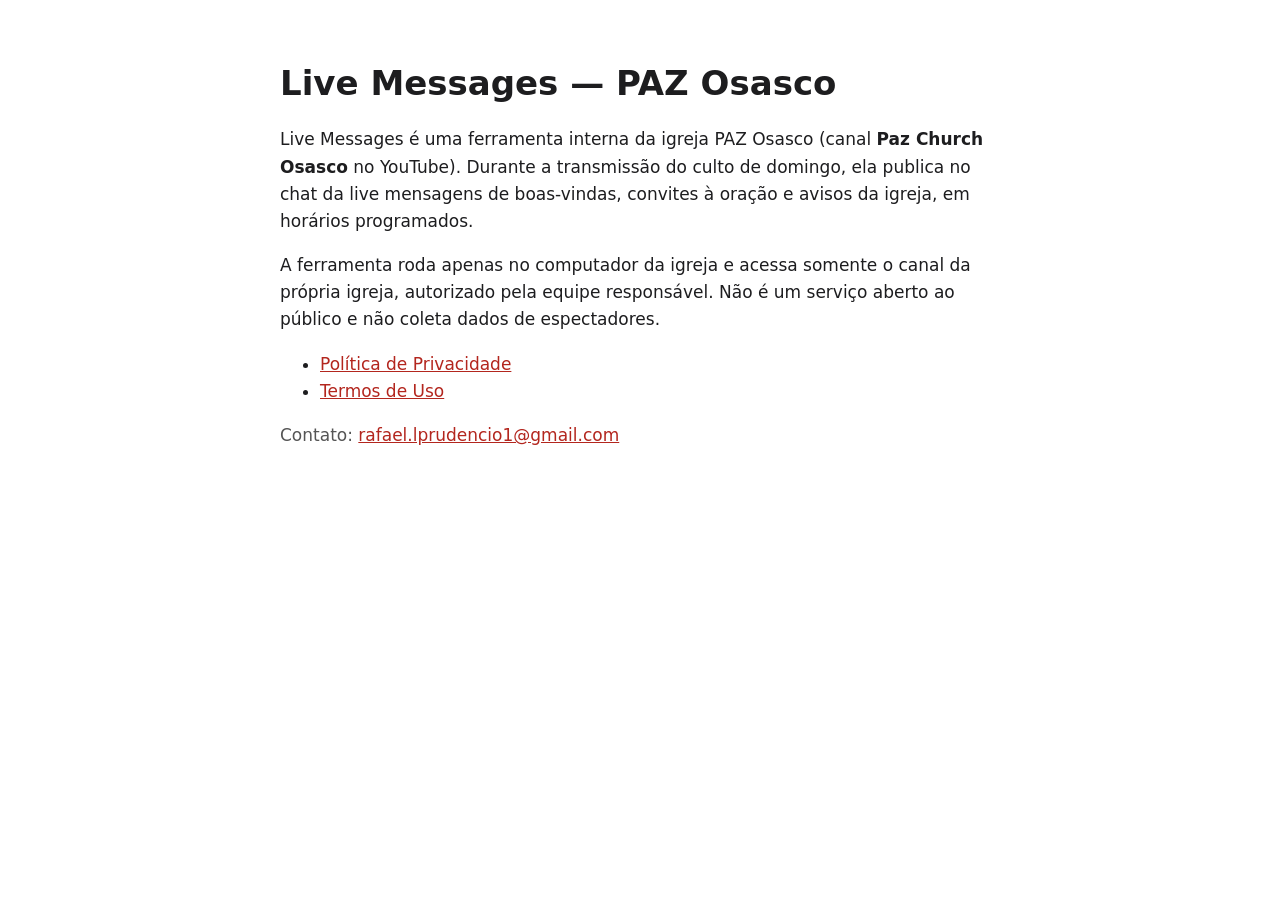
<file: index.html>
<!doctype html>
<html lang="pt-BR">
<head>
<meta charset="utf-8"><meta name="viewport" content="width=device-width, initial-scale=1">
<title>Live Messages — PAZ Osasco</title>
<link rel="stylesheet" href="style.css">
</head>
<body><main>
<h1>Live Messages — PAZ Osasco</h1>
<p>Live Messages é uma ferramenta interna da igreja PAZ Osasco (canal <strong>Paz Church Osasco</strong> no YouTube).
Durante a transmissão do culto de domingo, ela publica no chat da live mensagens de boas-vindas, convites à oração
e avisos da igreja, em horários programados.</p>
<p>A ferramenta roda apenas no computador da igreja e acessa somente o canal da própria igreja, autorizado pela equipe responsável.
Não é um serviço aberto ao público e não coleta dados de espectadores.</p>
<ul>
  <li><a href="privacidade.html">Política de Privacidade</a></li>
  <li><a href="termos.html">Termos de Uso</a></li>
</ul>
<footer><p>Contato: <a href="mailto:rafael.lprudencio1@gmail.com">rafael.lprudencio1@gmail.com</a></p></footer>
</main></body>
</html>
</file>
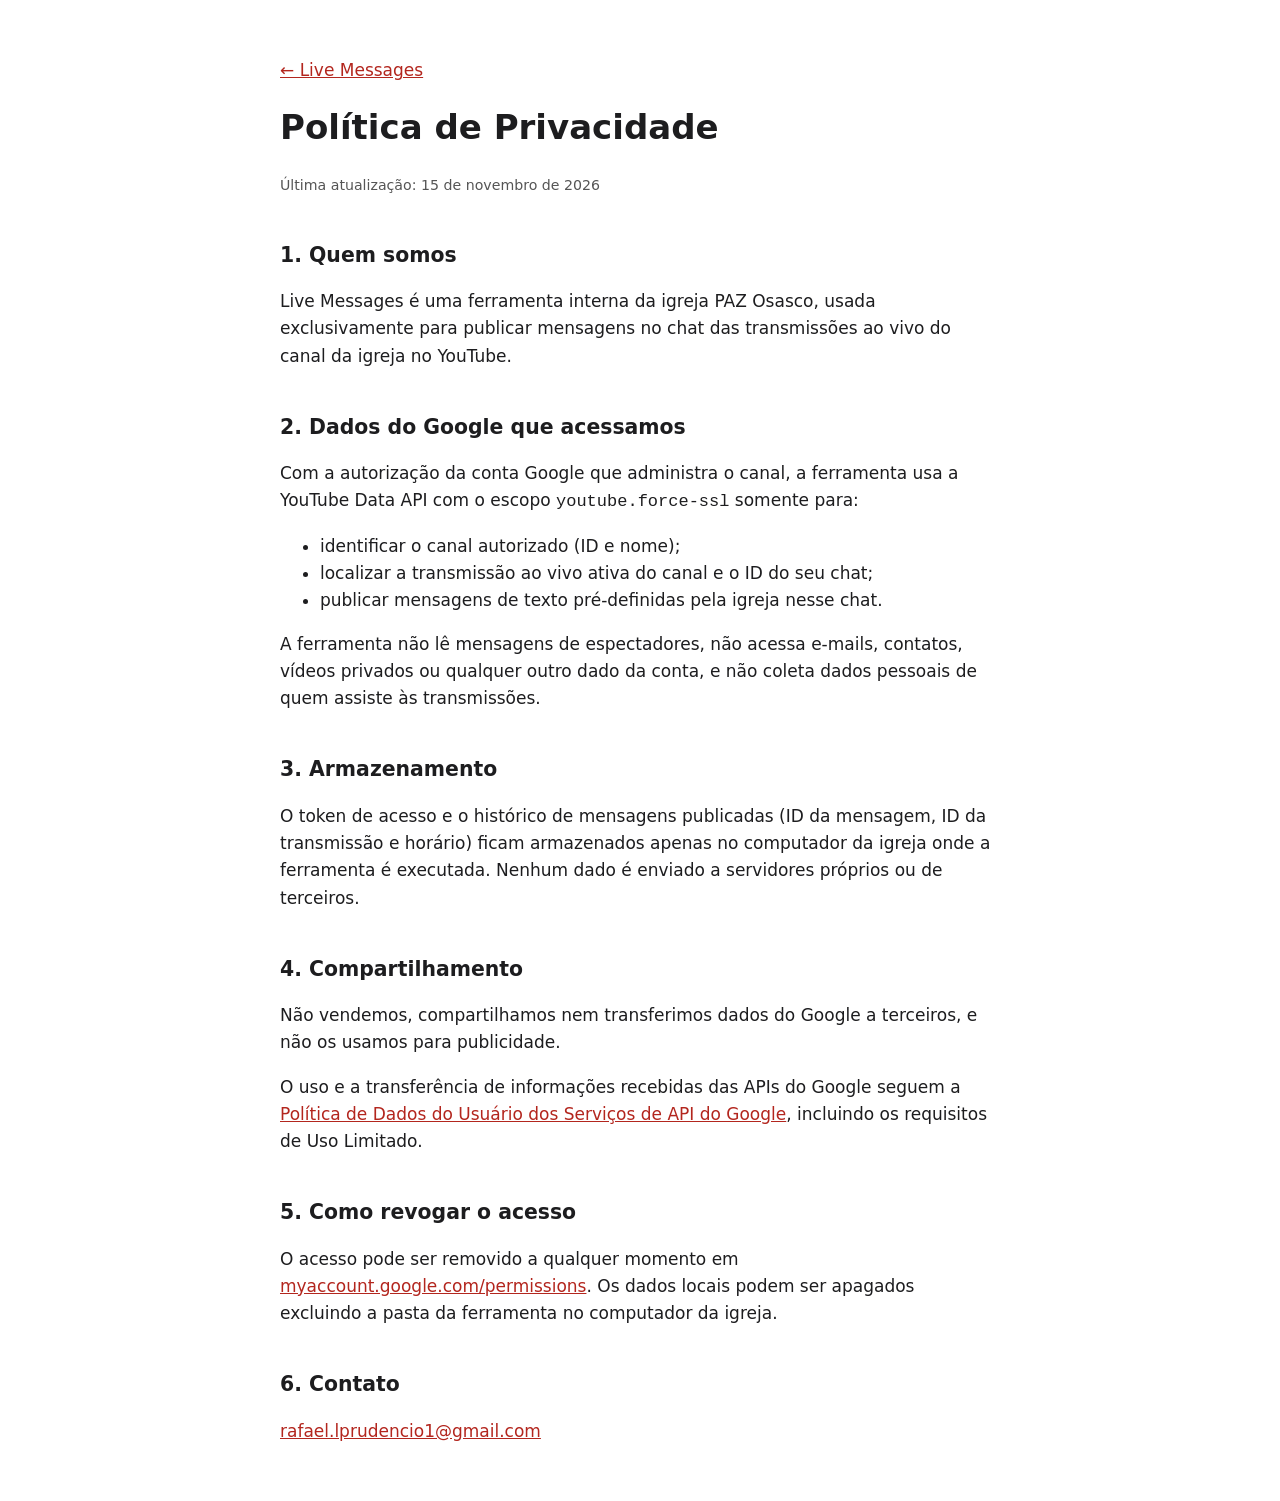
<file: privacidade.html>
<!doctype html>
<html lang="pt-BR">
<head>
<meta charset="utf-8"><meta name="viewport" content="width=device-width, initial-scale=1">
<title>Política de Privacidade — Live Messages</title>
<link rel="stylesheet" href="style.css">
</head>
<body><main>
<p><a href="./">← Live Messages</a></p>
<h1>Política de Privacidade</h1>
<p><small>Última atualização: 15 de novembro de 2026</small></p>

<h2>1. Quem somos</h2>
<p>Live Messages é uma ferramenta interna da igreja PAZ Osasco, usada exclusivamente para publicar mensagens no chat
das transmissões ao vivo do canal da igreja no YouTube.</p>

<h2>2. Dados do Google que acessamos</h2>
<p>Com a autorização da conta Google que administra o canal, a ferramenta usa a YouTube Data API com o escopo
<code>youtube.force-ssl</code> somente para:</p>
<ul>
  <li>identificar o canal autorizado (ID e nome);</li>
  <li>localizar a transmissão ao vivo ativa do canal e o ID do seu chat;</li>
  <li>publicar mensagens de texto pré-definidas pela igreja nesse chat.</li>
</ul>
<p>A ferramenta não lê mensagens de espectadores, não acessa e-mails, contatos, vídeos privados ou qualquer outro dado da conta,
e não coleta dados pessoais de quem assiste às transmissões.</p>

<h2>3. Armazenamento</h2>
<p>O token de acesso e o histórico de mensagens publicadas (ID da mensagem, ID da transmissão e horário) ficam armazenados
apenas no computador da igreja onde a ferramenta é executada. Nenhum dado é enviado a servidores próprios ou de terceiros.</p>

<h2>4. Compartilhamento</h2>
<p>Não vendemos, compartilhamos nem transferimos dados do Google a terceiros, e não os usamos para publicidade.</p>
<p>O uso e a transferência de informações recebidas das APIs do Google seguem a
<a href="https://developers.google.com/terms/api-services-user-data-policy">Política de Dados do Usuário dos Serviços de API do Google</a>,
incluindo os requisitos de Uso Limitado.</p>

<h2>5. Como revogar o acesso</h2>
<p>O acesso pode ser removido a qualquer momento em
<a href="https://myaccount.google.com/permissions">myaccount.google.com/permissions</a>. Os dados locais podem ser apagados
excluindo a pasta da ferramenta no computador da igreja.</p>

<h2>6. Contato</h2>
<p><a href="mailto:rafael.lprudencio1@gmail.com">rafael.lprudencio1@gmail.com</a></p>
</main></body>
</html>
</file>
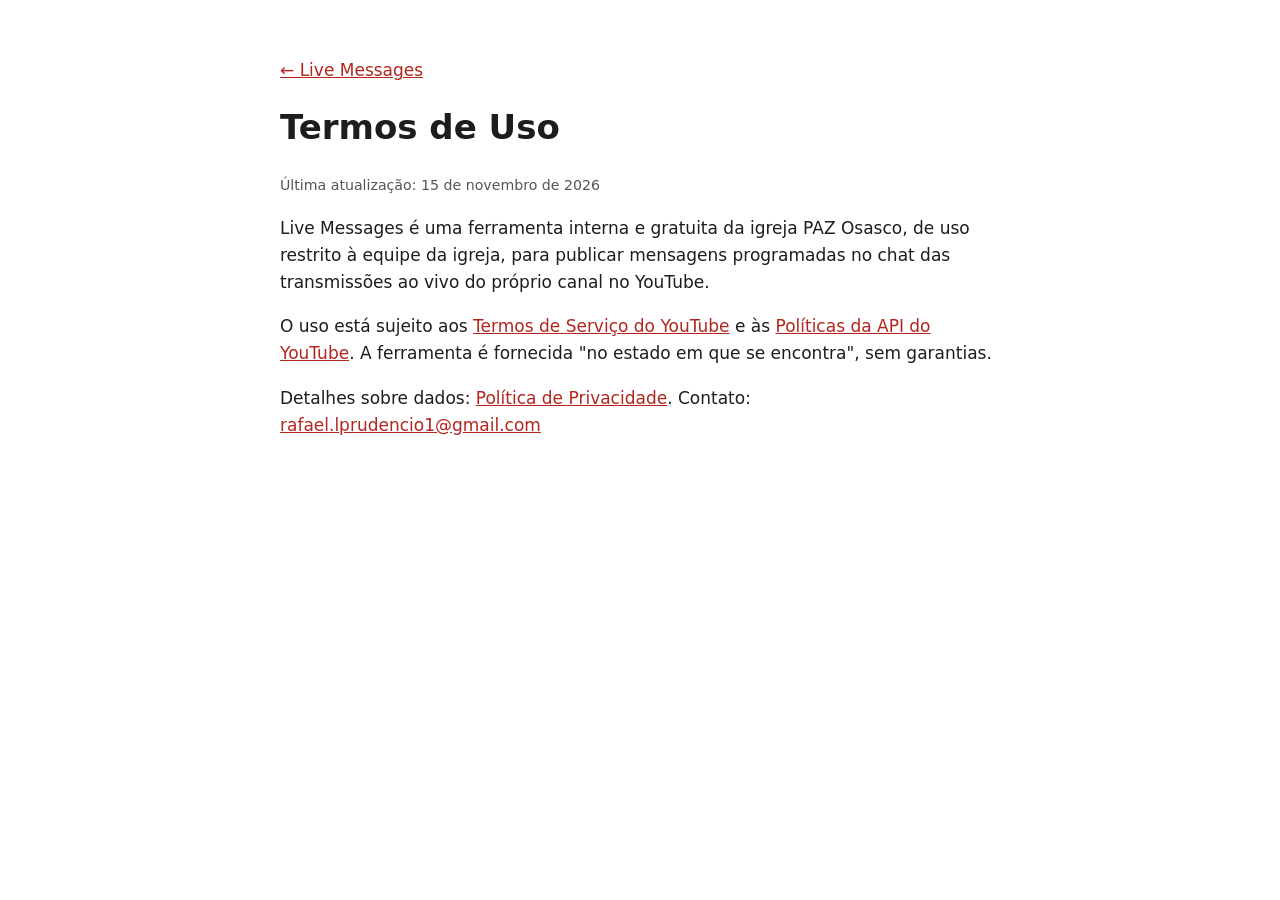
<file: termos.html>
<!doctype html>
<html lang="pt-BR">
<head>
<meta charset="utf-8"><meta name="viewport" content="width=device-width, initial-scale=1">
<title>Termos de Uso — Live Messages</title>
<link rel="stylesheet" href="style.css">
</head>
<body><main>
<p><a href="./">← Live Messages</a></p>
<h1>Termos de Uso</h1>
<p><small>Última atualização: 15 de novembro de 2026</small></p>
<p>Live Messages é uma ferramenta interna e gratuita da igreja PAZ Osasco, de uso restrito à equipe da igreja,
para publicar mensagens programadas no chat das transmissões ao vivo do próprio canal no YouTube.</p>
<p>O uso está sujeito aos <a href="https://www.youtube.com/t/terms">Termos de Serviço do YouTube</a> e às
<a href="https://developers.google.com/youtube/terms/api-services-terms-of-service">Políticas da API do YouTube</a>.
A ferramenta é fornecida "no estado em que se encontra", sem garantias.</p>
<p>Detalhes sobre dados: <a href="privacidade.html">Política de Privacidade</a>.
Contato: <a href="mailto:rafael.lprudencio1@gmail.com">rafael.lprudencio1@gmail.com</a></p>
</main></body>
</html>
</file>
<file: style.css>
:root { color-scheme: light dark; --bg: #fff; --fg: #1d1d1f; --muted: #555; --accent: #b3261e; }
@media (prefers-color-scheme: dark) { :root { --bg: #121212; --fg: #eee; --muted: #aaa; --accent: #ff8a80; } }
body { margin: 0; background: var(--bg); color: var(--fg); font: 17px/1.6 -apple-system, system-ui, sans-serif; }
main { max-width: 720px; margin: 0 auto; padding: 40px 16px; }
h1 { line-height: 1.2; } h2 { margin-top: 2em; font-size: 1.2em; }
a { color: var(--accent); } small, footer { color: var(--muted); }
</file>
